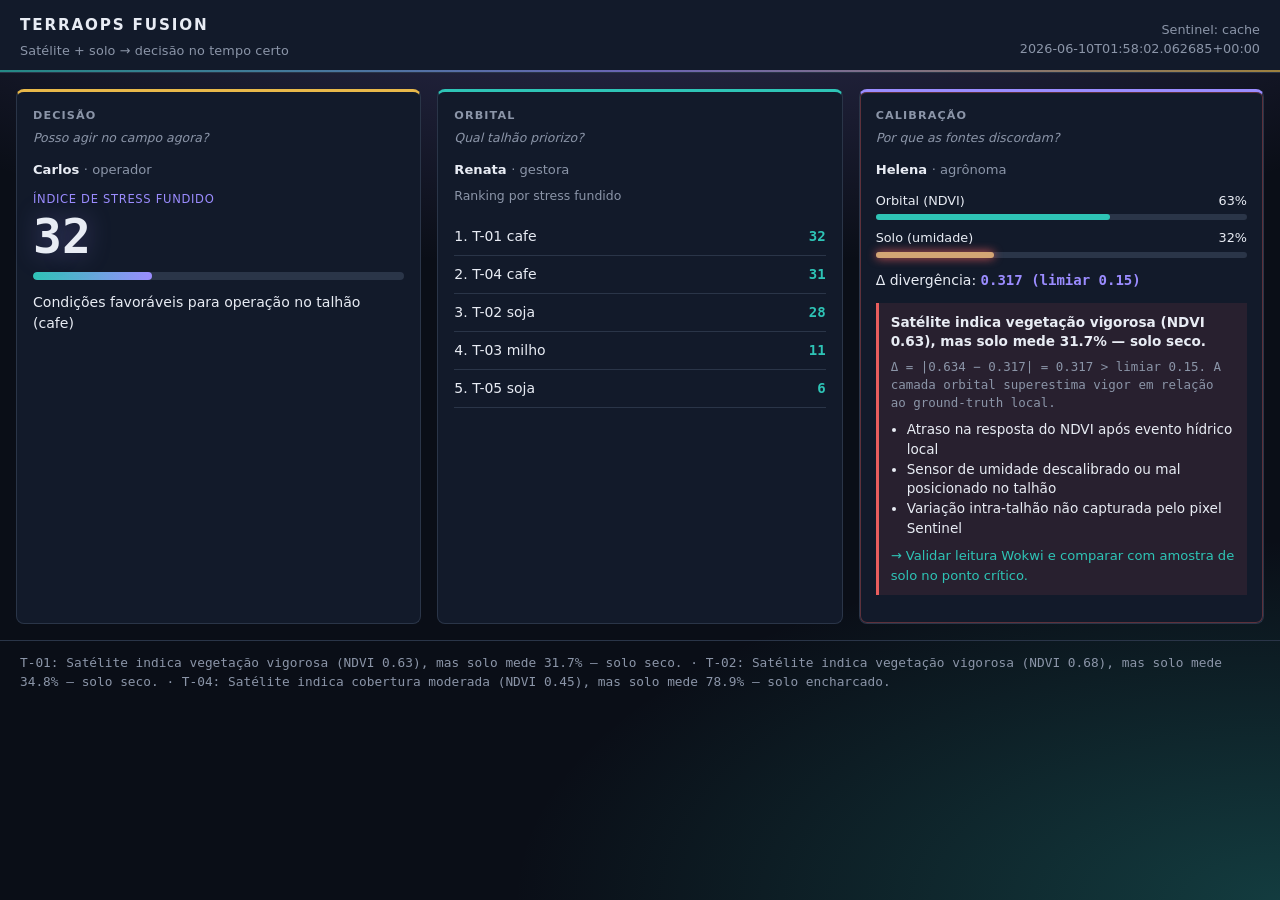
<file: dashboard/video_demo.html>
<!DOCTYPE html><html lang='pt-BR'><head><meta charset='UTF-8'><style>/* TerraOps — tema padrão: command-deck (Paleta A) */

:root,
[data-theme="command-deck"] {
  --bg: #0a0e17;
  --surface: #121a2a;
  --border: #2a3548;
  --ink: #e8ecf4;
  --muted: #8b95a8;
  --orbital: #2ec4b6;
  --ground: #d4a574;
  --fusion: #9b8cff;
  --alert: #e8b84a;
  --danger: #e85d5d;
  --glow-fusion: rgba(155, 140, 255, 0.35);
  --glow-orbital: rgba(46, 196, 182, 0.25);
  --mono: "JetBrains Mono", "Consolas", monospace;
  --sans: "Segoe UI", system-ui, sans-serif;
}

[data-theme="orbital-dusk"] {
  --bg: #0f1219;
  --surface: #1a1f2e;
  --border: #323a4f;
  --ink: #e6e9f2;
  --muted: #949bb0;
  --orbital: #4fd1c5;
  --ground: #b8956a;
  --fusion: #7c6cf0;
  --alert: #ddb84a;
  --danger: #ef6b6b;
  --glow-fusion: rgba(124, 108, 240, 0.3);
  --glow-orbital: rgba(79, 209, 197, 0.22);
}

[data-theme="terra-signal"] {
  --bg: #0c0f14;
  --surface: #141820;
  --border: #2d3340;
  --ink: #eef1f6;
  --muted: #9aa3b5;
  --orbital: #56cfe1;
  --ground: #e09f3e;
  --fusion: #cdb4db;
  --alert: #f4c430;
  --danger: #ff6b6b;
  --glow-fusion: rgba(205, 180, 219, 0.28);
  --glow-orbital: rgba(86, 207, 225, 0.2);
}

* {
  box-sizing: border-box;
  margin: 0;
  padding: 0;
}

body {
  background: var(--bg);
  background-image:
    radial-gradient(ellipse 80% 50% at 50% -20%, var(--glow-fusion), transparent),
    radial-gradient(ellipse 60% 40% at 100% 100%, var(--glow-orbital), transparent);
  color: var(--ink);
  font-family: var(--sans);
  font-size: 14px;
  line-height: 1.5;
  min-height: 100vh;
}

.header {
  display: flex;
  justify-content: space-between;
  align-items: flex-end;
  padding: 14px 20px 12px;
  border-bottom: 1px solid var(--border);
  background: var(--surface);
  position: relative;
}

.header::after {
  content: "";
  position: absolute;
  left: 0;
  right: 0;
  bottom: 0;
  height: 2px;
  background: linear-gradient(90deg, var(--orbital), var(--fusion), var(--alert));
  opacity: 0.65;
}

.header-brand h1 {
  font-size: 0.95rem;
  font-weight: 700;
  letter-spacing: 0.12em;
  text-transform: uppercase;
}

.tagline {
  font-size: 0.8rem;
  color: var(--muted);
  margin-top: 4px;
  font-weight: 400;
  letter-spacing: 0.01em;
}

.header .meta {
  color: var(--muted);
  font-size: 0.8rem;
  text-align: right;
  padding-bottom: 2px;
}

.grid {
  display: grid;
  grid-template-columns: repeat(3, 1fr);
  gap: 16px;
  padding: 16px;
}

@media (max-width: 900px) {
  .grid {
    grid-template-columns: 1fr;
  }
}

.zone {
  background: var(--surface);
  border: 1px solid var(--border);
  border-radius: 8px;
  padding: 16px;
  border-top: 3px solid var(--border);
  position: relative;
}

#zone-dec {
  border-top-color: var(--alert);
}

#zone-orb {
  border-top-color: var(--orbital);
}

#zone-cal {
  border-top-color: var(--fusion);
}

.zone h2 {
  font-size: 0.7rem;
  text-transform: uppercase;
  letter-spacing: 0.1em;
  color: var(--muted);
  margin-bottom: 4px;
}

.zone-subtitle {
  font-size: 0.78rem;
  color: var(--muted);
  margin-bottom: 12px;
  font-style: italic;
}

.zone .persona {
  font-size: 0.82rem;
  color: var(--ink);
  margin-bottom: 12px;
  font-weight: 600;
}

.zone .persona span {
  color: var(--muted);
  font-weight: 400;
}

.score-label {
  font-size: 0.72rem;
  text-transform: uppercase;
  letter-spacing: 0.06em;
  color: var(--fusion);
  margin-bottom: 4px;
}

.score-value {
  font-family: var(--mono);
  font-size: 3rem;
  font-weight: 700;
  line-height: 1;
  color: var(--ink);
  text-shadow: 0 0 24px var(--glow-fusion);
}

.score-bar {
  height: 8px;
  background: var(--border);
  border-radius: 4px;
  margin: 12px 0;
  overflow: hidden;
}

.score-bar-fill {
  height: 100%;
  background: linear-gradient(90deg, var(--orbital), var(--fusion));
  border-radius: 4px;
  width: 0%;
}

.rec-text {
  font-size: 0.88rem;
  line-height: 1.45;
  color: var(--ink);
}

.alert-card {
  padding: 10px 12px;
  border: 1px solid var(--alert);
  border-radius: 6px;
  margin-top: 12px;
  color: var(--ink);
  background: rgba(232, 184, 74, 0.08);
}

.ranking-item {
  display: flex;
  justify-content: space-between;
  padding: 8px 0;
  border-bottom: 1px solid var(--border);
}

.ranking-item strong {
  font-family: var(--mono);
  color: var(--orbital);
}

.bar-row {
  margin: 8px 0;
}

.bar-label {
  display: flex;
  justify-content: space-between;
  font-size: 0.8rem;
  margin-bottom: 4px;
}

.bar-track {
  height: 6px;
  background: var(--border);
  border-radius: 3px;
}

.bar-fill {
  height: 100%;
  border-radius: 3px;
}

.bar-fill.orbital {
  background: var(--orbital);
}

.bar-fill.ground {
  background: var(--ground);
}

.timeline {
  padding: 12px 20px;
  border-top: 1px solid var(--border);
  font-size: 0.8rem;
  color: var(--muted);
  font-family: var(--mono);
}

.empty {
  color: var(--muted);
  padding: 24px;
  text-align: center;
}

.divergence-active {
  box-shadow: inset 0 0 0 1px rgba(232, 93, 93, 0.35);
}

.divergence-active .bar-fill.ground {
  box-shadow: 0 0 10px var(--danger);
}

#div-delta {
  color: var(--fusion);
  font-family: var(--mono);
}

.div-explain {
  margin-top: 12px;
  padding: 10px 12px;
  border-left: 3px solid var(--fusion);
  background: rgba(120, 86, 255, 0.08);
  font-size: 0.85rem;
  line-height: 1.45;
}

.divergence-active .div-explain {
  border-left-color: var(--danger);
  background: rgba(232, 93, 93, 0.1);
}

.div-resumo {
  margin: 0 0 6px;
  font-weight: 600;
}

.div-chain {
  margin: 0 0 8px;
  color: var(--muted);
  font-family: var(--mono);
  font-size: 0.78rem;
}

.div-hipoteses {
  margin: 0 0 8px 16px;
  padding: 0;
  color: var(--text);
}

.div-hipoteses:empty {
  display: none;
}

.div-acao {
  margin: 0;
  color: var(--orbital);
  font-size: 0.82rem;
}

@media (prefers-reduced-motion: reduce) {
  .zone {
    transition: none !important;
  }

  .score-value {
    text-shadow: none;
  }
}
</style></head><body><header class="header">
    <div class="header-brand">
      <h1>TerraOps Fusion</h1>
      <p class="tagline">Satélite + solo → decisão no tempo certo</p>
    </div>
    <span class="meta">Sentinel: <span id="sentinel-src">—</span><br /><span id="gen-time">—</span></span>
  </header>
  <div id="app-root">
    <div class="grid">
      <section class="zone" id="zone-dec">
        <h2>Decisão</h2>
        <p class="zone-subtitle">Posso agir no campo agora?</p>
        <p class="persona">Carlos <span>· operador</span></p>
        <p class="score-label">Índice de stress fundido</p>
        <div class="score-value" id="sf-score">—</div>
        <div class="score-bar"><div class="score-bar-fill" id="sf-bar"></div></div>
        <p class="rec-text" id="sf-rec">—</p>
        <div class="alert-card" id="sf-alert" hidden>—</div>
      </section>
      <section class="zone" id="zone-orb">
        <h2>Orbital</h2>
        <p class="zone-subtitle">Qual talhão priorizo?</p>
        <p class="persona">Renata <span>· gestora</span></p>
        <p class="zone-subtitle" style="font-style: normal; margin-top: -4px">Ranking por stress fundido</p>
        <div id="rank-list"></div>
      </section>
      <section class="zone" id="zone-cal">
        <h2>Calibração</h2>
        <p class="zone-subtitle">Por que as fontes discordam?</p>
        <p class="persona">Helena <span>· agrônoma</span></p>
        <div class="bar-row">
          <div class="bar-label"><span>Orbital (NDVI)</span><span id="orb-val">—</span></div>
          <div class="bar-track"><div class="bar-fill orbital" id="orb-bar" style="width:0%"></div></div>
        </div>
        <div class="bar-row">
          <div class="bar-label"><span>Solo (umidade)</span><span id="soil-val">—</span></div>
          <div class="bar-track"><div class="bar-fill ground" id="soil-bar" style="width:0%"></div></div>
        </div>
        <p style="margin-top:12px">Δ divergência: <strong id="div-delta">—</strong></p>
        <div class="div-explain" id="div-explain" hidden>
          <p class="div-resumo" id="div-resumo">—</p>
          <p class="div-chain" id="div-chain">—</p>
          <ul class="div-hipoteses" id="div-hipoteses"></ul>
          <p class="div-acao" id="div-acao">—</p>
        </div>
        <div id="imp-list" style="margin-top:12px"></div>
      </section>
    </div>
    <footer class="timeline" id="timeline">Aguardando snapshot…</footer>
  </div>
  
<script>
const DATA = {"generated_at": "2026-06-10T01:58:02.062685+00:00", "talhoes": [{"id": "T-01", "cultura": "cafe", "stress_fusion": 32, "categoria": "baixo", "orbital": {"ndvi": 0.634, "ndwi": 0.113, "precip_mm": 12.4, "tile_url": ""}, "terrestre": {"umidade_solo": 31.7, "ph": 6.8, "fonte": "wokwi"}, "divergencia": {"ativa": true, "delta_ndvi_umidade": 0.317, "limiar": 0.15, "tipo": "orbital_otimista", "orbital_interp": "vegetação vigorosa", "solo_interp": "solo seco", "resumo": "Satélite indica vegetação vigorosa (NDVI 0.63), mas solo mede 31.7% — solo seco.", "explicacao": "Δ = |0.634 − 0.317| = 0.317 > limiar 0.15. A camada orbital superestima vigor em relação ao ground-truth local.", "hipoteses": ["Atraso na resposta do NDVI após evento hídrico local", "Sensor de umidade descalibrado ou mal posicionado no talhão", "Variação intra-talhão não capturada pelo pixel Sentinel"], "penalidade": 20, "acao_sugerida": "Validar leitura Wokwi e comparar com amostra de solo no ponto crítico."}, "recomendacao": "Condições favoráveis para operação no talhão (cafe)"}, {"id": "T-04", "cultura": "cafe", "stress_fusion": 31, "categoria": "baixo", "orbital": {"ndvi": 0.453, "ndwi": 0.446, "precip_mm": 29.2, "tile_url": ""}, "terrestre": {"umidade_solo": 78.9, "ph": 7.1, "fonte": "wokwi"}, "divergencia": {"ativa": true, "delta_ndvi_umidade": 0.336, "limiar": 0.15, "tipo": "orbital_pessimista", "orbital_interp": "cobertura moderada", "solo_interp": "solo encharcado", "resumo": "Satélite indica cobertura moderada (NDVI 0.45), mas solo mede 78.9% — solo encharcado.", "explicacao": "Δ = |0.453 − 0.789| = 0.336 > limiar 0.15. A camada orbital subestima a condição hídrica medida no campo.", "hipoteses": ["Irrigação recente ainda não refletida no NDVI orbital", "Sombra ou nuvem residual na passagem Sentinel", "Umidade em subsuperfície não visível ao sensor orbital"], "penalidade": 20, "acao_sugerida": "Aguardar próxima passagem orbital ou cruzar com NDWI antes de decisão de campo."}, "recomendacao": "Condições favoráveis para operação no talhão (cafe)"}, {"id": "T-02", "cultura": "soja", "stress_fusion": 28, "categoria": "baixo", "orbital": {"ndvi": 0.681, "ndwi": 0.202, "precip_mm": 28.5, "tile_url": ""}, "terrestre": {"umidade_solo": 34.8, "ph": 6.2, "fonte": "wokwi"}, "divergencia": {"ativa": true, "delta_ndvi_umidade": 0.333, "limiar": 0.15, "tipo": "orbital_otimista", "orbital_interp": "vegetação vigorosa", "solo_interp": "solo seco", "resumo": "Satélite indica vegetação vigorosa (NDVI 0.68), mas solo mede 34.8% — solo seco.", "explicacao": "Δ = |0.681 − 0.348| = 0.333 > limiar 0.15. A camada orbital superestima vigor em relação ao ground-truth local.", "hipoteses": ["Atraso na resposta do NDVI após evento hídrico local", "Sensor de umidade descalibrado ou mal posicionado no talhão", "Variação intra-talhão não capturada pelo pixel Sentinel"], "penalidade": 20, "acao_sugerida": "Validar leitura Wokwi e comparar com amostra de solo no ponto crítico."}, "recomendacao": "Condições favoráveis para operação no talhão (soja)"}, {"id": "T-03", "cultura": "milho", "stress_fusion": 11, "categoria": "baixo", "orbital": {"ndvi": 0.507, "ndwi": 0.285, "precip_mm": 22.8, "tile_url": ""}, "terrestre": {"umidade_solo": 40.6, "ph": 7.1, "fonte": "wokwi"}, "divergencia": {"ativa": false, "delta_ndvi_umidade": 0.101, "limiar": 0.15, "tipo": "coerente", "orbital_interp": "cobertura moderada", "solo_interp": "solo em atenção", "resumo": "Fontes alinhadas: orbital (cobertura moderada) e solo (solo em atenção) concordam dentro do limiar.", "explicacao": "Δ = |NDVI − umidade/100| = |0.507 − 0.406| = 0.101 ≤ 0.15. NDVI 0.51 e umidade 40.6% sustentam fusão coerente.", "hipoteses": [], "penalidade": 0, "acao_sugerida": "Manter monitoramento de rotina; sem calibração urgente."}, "recomendacao": "Condições favoráveis para operação no talhão (milho)"}, {"id": "T-05", "cultura": "soja", "stress_fusion": 6, "categoria": "baixo", "orbital": {"ndvi": 0.757, "ndwi": 0.587, "precip_mm": 36.8, "tile_url": ""}, "terrestre": {"umidade_solo": 61.0, "ph": 6.6, "fonte": "wokwi"}, "divergencia": {"ativa": false, "delta_ndvi_umidade": 0.147, "limiar": 0.15, "tipo": "coerente", "orbital_interp": "vegetação vigorosa", "solo_interp": "umidade adequada", "resumo": "Fontes alinhadas: orbital (vegetação vigorosa) e solo (umidade adequada) concordam dentro do limiar.", "explicacao": "Δ = |NDVI − umidade/100| = |0.757 − 0.610| = 0.147 ≤ 0.15. NDVI 0.76 e umidade 61.0% sustentam fusão coerente.", "hipoteses": [], "penalidade": 0, "acao_sugerida": "Manter monitoramento de rotina; sem calibração urgente."}, "recomendacao": "Condições favoráveis para operação no talhão (soja)"}], "alertas": [{"tipo": "divergencia", "talhao_id": "T-01", "severidade": "medio", "mensagem": "Satélite indica vegetação vigorosa (NDVI 0.63), mas solo mede 31.7% — solo seco."}, {"tipo": "divergencia", "talhao_id": "T-02", "severidade": "medio", "mensagem": "Satélite indica vegetação vigorosa (NDVI 0.68), mas solo mede 34.8% — solo seco."}, {"tipo": "divergencia", "talhao_id": "T-04", "severidade": "medio", "mensagem": "Satélite indica cobertura moderada (NDVI 0.45), mas solo mede 78.9% — solo encharcado."}], "meta": {"sentinel_source": "cache", "wokwi_url": "https://wokwi.com/projects/esp32-terraops-fusion"}, "feature_importance": [{"feature": "num__ndvi", "importance": 0.6092126842959216}, {"feature": "num__umidade_solo", "importance": 0.0979031035062961}, {"feature": "num__ndwi", "importance": 0.0738769592741789}, {"feature": "num__declividade", "importance": 0.0612796867773811}, {"feature": "num__temperatura", "importance": 0.0560861200941756}, {"feature": "num__precip_mm", "importance": 0.049738108297507}, {"feature": "num__ph", "importance": 0.0375191887332444}, {"feature": "cat__cultura_milho", "importance": 0.0061354568068761}]};
function render(data) {
  const top = (data.talhoes || [])[0];
  if (!top) {
    document.getElementById("timeline").textContent = "Nenhuma leitura orbital. Execute a fusão.";
    return;
  }
  document.getElementById("gen-time").textContent = data.generated_at || "—";
  document.getElementById("sentinel-src").textContent = (data.meta && data.meta.sentinel_source) || "cache";
  const score = top.stress_fusion;
  const el = document.getElementById("sf-score");
  const bar = document.getElementById("sf-bar");
  el.textContent = score;
  bar.style.width = score + "%";
  document.getElementById("sf-rec").textContent = top.recomendacao || "—";
  const rank = document.getElementById("rank-list");
  rank.innerHTML = "";
  (data.talhoes || []).forEach((t, i) => {
    const d = document.createElement("div");
    d.className = "ranking-item";
    d.innerHTML = "<span>" + (i+1) + ". " + t.id + " " + t.cultura + "</span><strong>" + t.stress_fusion + "</strong>";
    rank.appendChild(d);
  });
  const orb = Math.round((top.orbital.ndvi || 0) * 100);
  const soil = Math.round(top.terrestre.umidade_solo || 0);
  document.getElementById("orb-bar").style.width = orb + "%";
  document.getElementById("soil-bar").style.width = soil + "%";
  document.getElementById("orb-val").textContent = orb + "%";
  document.getElementById("soil-val").textContent = soil + "%";
  const div = top.divergencia || {};
  const deltaLabel = div.ativa
    ? div.delta_ndvi_umidade + " (limiar " + div.limiar + ")"
    : String(div.delta_ndvi_umidade ?? "—");
  document.getElementById("div-delta").textContent = deltaLabel;
  const explainEl = document.getElementById("div-explain");
  if (explainEl && div.resumo) {
    explainEl.hidden = false;
    document.getElementById("div-resumo").textContent = div.resumo;
    document.getElementById("div-chain").textContent = div.explicacao || "";
    const hipList = document.getElementById("div-hipoteses");
    hipList.innerHTML = "";
    (div.hipoteses || []).forEach(h => {
      const li = document.createElement("li");
      li.textContent = h;
      hipList.appendChild(li);
    });
    document.getElementById("div-acao").textContent = div.acao_sugerida ? "→ " + div.acao_sugerida : "";
    if (div.ativa) document.getElementById("zone-cal").classList.add("divergence-active");
  }
  document.getElementById("timeline").textContent = (data.alertas || []).map(a => a.mensagem ? a.talhao_id + ": " + a.mensagem : a.tipo + " " + a.talhao_id).join(" · ") || "Sem alertas";
}
render(DATA);
</script>
</body></html>
</file>
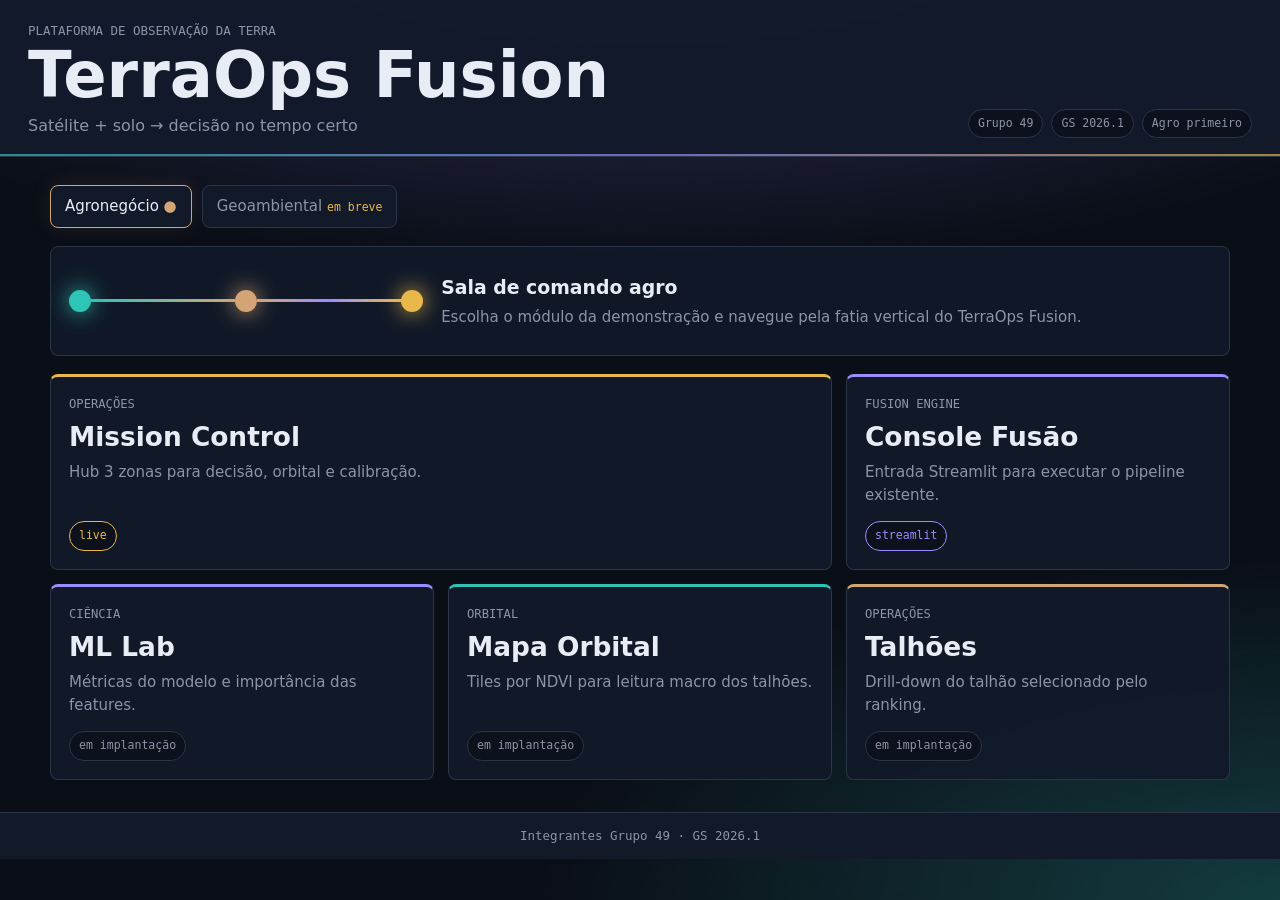
<file: dashboard/shell/home.html>
<!DOCTYPE html>
<html lang="pt-BR" data-theme="command-deck">
<head>
  <meta charset="UTF-8" />
  <meta name="viewport" content="width=device-width, initial-scale=1" />
  <title>TerraOps Fusion — Home</title>
  <link rel="stylesheet" href="nav.css" />
</head>
<body>
  <header class="shell-header">
    <div>
      <p class="eyebrow">Plataforma de observação da Terra</p>
      <h1>TerraOps Fusion</h1>
      <p class="tagline">Satélite + solo → decisão no tempo certo</p>
    </div>
    <div class="mission-meta" aria-label="Contexto da demonstração">
      <span>Grupo 49</span>
      <span>GS 2026.1</span>
      <span>Agro primeiro</span>
    </div>
  </header>

  <main class="shell-main">
    <section class="domain-strip" aria-label="Domínios da plataforma">
      <button class="domain-pill active" type="button" aria-pressed="true">
        Agronegócio <span aria-hidden="true">●</span>
      </button>
      <button class="domain-pill" type="button" disabled>
        Geoambiental <span>em breve</span>
      </button>
    </section>

    <section class="command-brief" aria-label="Resumo operacional">
      <div class="signal-panel">
        <span class="signal-dot orbital"></span>
        <span class="signal-line"></span>
        <span class="signal-dot ground"></span>
        <span class="signal-line fusion"></span>
        <span class="signal-dot alert"></span>
      </div>
      <div>
        <h2>Sala de comando agro</h2>
        <p>Escolha o módulo da demonstração e navegue pela fatia vertical do TerraOps Fusion.</p>
      </div>
    </section>

    <section class="module-grid" aria-label="Módulos principais">
      <a class="module-card accent-alert primary" href="../mission_control/index.html">
        <span class="card-kicker">Operações</span>
        <strong>Mission Control</strong>
        <span class="card-copy">Hub 3 zonas para decisão, orbital e calibração.</span>
        <span class="card-status live">live</span>
      </a>

      <a class="module-card accent-fusion" href="../app.py">
        <span class="card-kicker">Fusion Engine</span>
        <strong>Console Fusão</strong>
        <span class="card-copy">Entrada Streamlit para executar o pipeline existente.</span>
        <span class="card-status streamlit">streamlit</span>
      </a>

      <a class="module-card accent-fusion" href="../screens/ml_lab.html">
        <span class="card-kicker">Ciência</span>
        <strong>ML Lab</strong>
        <span class="card-copy">Métricas do modelo e importância das features.</span>
        <span class="card-status soon">em implantação</span>
      </a>

      <a class="module-card accent-orbital" href="../screens/orbital_map.html">
        <span class="card-kicker">Orbital</span>
        <strong>Mapa Orbital</strong>
        <span class="card-copy">Tiles por NDVI para leitura macro dos talhões.</span>
        <span class="card-status soon">em implantação</span>
      </a>

      <a class="module-card accent-ground" href="../screens/talhao.html">
        <span class="card-kicker">Operações</span>
        <strong>Talhões</strong>
        <span class="card-copy">Drill-down do talhão selecionado pelo ranking.</span>
        <span class="card-status soon">em implantação</span>
      </a>
    </section>
  </main>

  <footer class="shell-footer">
    Integrantes Grupo 49 · GS 2026.1
  </footer>
</body>
</html>
</file>
<file: dashboard/shell/nav.css>
/* TerraOps — shell home, tema command-deck */

:root,
[data-theme="command-deck"] {
  --bg: #0a0e17;
  --surface: #121a2a;
  --border: #2a3548;
  --ink: #e8ecf4;
  --muted: #8b95a8;
  --orbital: #2ec4b6;
  --ground: #d4a574;
  --fusion: #9b8cff;
  --alert: #e8b84a;
  --danger: #e85d5d;
  --glow-fusion: rgba(155, 140, 255, 0.35);
  --glow-orbital: rgba(46, 196, 182, 0.25);
  --mono: "JetBrains Mono", "Consolas", monospace;
  --sans: "Segoe UI", system-ui, sans-serif;
}

* {
  box-sizing: border-box;
  margin: 0;
  padding: 0;
}

body {
  min-height: 100vh;
  background:
    radial-gradient(ellipse 80% 45% at 50% -15%, var(--glow-fusion), transparent),
    radial-gradient(ellipse 58% 38% at 100% 100%, var(--glow-orbital), transparent),
    var(--bg);
  color: var(--ink);
  font-family: var(--sans);
  font-size: 15px;
  line-height: 1.5;
}

a {
  color: inherit;
  text-decoration: none;
}

.shell-header {
  display: flex;
  align-items: flex-end;
  justify-content: space-between;
  gap: 24px;
  padding: 22px 28px 18px;
  border-bottom: 1px solid var(--border);
  background: rgba(18, 26, 42, 0.96);
  position: relative;
}

.shell-header::after {
  content: "";
  position: absolute;
  right: 0;
  bottom: 0;
  left: 0;
  height: 2px;
  background: linear-gradient(90deg, var(--orbital), var(--fusion), var(--alert));
  opacity: 0.68;
}

.eyebrow {
  color: var(--muted);
  font-family: var(--mono);
  font-size: 0.78rem;
  text-transform: uppercase;
}

h1 {
  margin-top: 4px;
  font-size: 4rem;
  line-height: 0.96;
}

.tagline {
  margin-top: 8px;
  color: var(--muted);
  font-size: 1rem;
}

.mission-meta {
  display: flex;
  flex-wrap: wrap;
  justify-content: flex-end;
  gap: 8px;
  max-width: 340px;
}

.mission-meta span,
.card-status {
  border: 1px solid var(--border);
  border-radius: 999px;
  background: rgba(10, 14, 23, 0.64);
  color: var(--muted);
  font-family: var(--mono);
  font-size: 0.72rem;
  padding: 5px 9px;
}

.shell-main {
  width: min(1180px, calc(100% - 32px));
  margin: 0 auto;
  padding: 28px 0 32px;
}

.domain-strip {
  display: flex;
  flex-wrap: wrap;
  gap: 10px;
  margin-bottom: 18px;
}

.domain-pill {
  min-height: 42px;
  border: 1px solid var(--border);
  border-radius: 8px;
  background: var(--surface);
  color: var(--muted);
  cursor: default;
  font: inherit;
  padding: 9px 14px;
}

.domain-pill.active {
  border-color: var(--ground);
  color: var(--ink);
  box-shadow: 0 0 20px rgba(212, 165, 116, 0.12);
}

.domain-pill.active span {
  color: var(--ground);
}

.domain-pill:disabled span {
  color: var(--alert);
  font-family: var(--mono);
  font-size: 0.72rem;
}

.command-brief {
  display: grid;
  grid-template-columns: minmax(220px, 0.46fr) 1fr;
  gap: 18px;
  align-items: center;
  margin-bottom: 18px;
  border: 1px solid var(--border);
  border-radius: 8px;
  background: rgba(18, 26, 42, 0.88);
  padding: 18px;
}

.command-brief h2 {
  font-size: 1.18rem;
}

.command-brief p {
  margin-top: 4px;
  color: var(--muted);
}

.signal-panel {
  display: grid;
  grid-template-columns: 22px 1fr 22px 1fr 22px;
  align-items: center;
  min-height: 72px;
}

.signal-dot {
  display: block;
  width: 22px;
  height: 22px;
  border-radius: 50%;
  box-shadow: 0 0 22px currentColor;
}

.signal-dot.orbital {
  color: var(--orbital);
  background: var(--orbital);
}

.signal-dot.ground {
  color: var(--ground);
  background: var(--ground);
}

.signal-dot.alert {
  color: var(--alert);
  background: var(--alert);
}

.signal-line {
  height: 3px;
  background: linear-gradient(90deg, var(--orbital), var(--ground));
}

.signal-line.fusion {
  background: linear-gradient(90deg, var(--ground), var(--fusion), var(--alert));
}

.module-grid {
  display: grid;
  grid-template-columns: repeat(3, minmax(0, 1fr));
  gap: 14px;
}

.module-card {
  min-height: 196px;
  display: flex;
  flex-direction: column;
  gap: 10px;
  border: 1px solid var(--border);
  border-top: 3px solid var(--border);
  border-radius: 8px;
  background: rgba(18, 26, 42, 0.92);
  padding: 18px;
  transition: transform 160ms ease, border-color 160ms ease, box-shadow 160ms ease;
}

.module-card:hover,
.module-card:focus-visible {
  border-color: var(--ink);
  box-shadow: 0 14px 36px rgba(0, 0, 0, 0.28);
  transform: translateY(-2px);
  outline: none;
}

.module-card.primary {
  grid-column: span 2;
}

.accent-alert {
  border-top-color: var(--alert);
}

.accent-fusion {
  border-top-color: var(--fusion);
}

.accent-orbital {
  border-top-color: var(--orbital);
}

.accent-ground {
  border-top-color: var(--ground);
}

.card-kicker {
  color: var(--muted);
  font-family: var(--mono);
  font-size: 0.76rem;
  text-transform: uppercase;
}

.module-card strong {
  font-size: 1.65rem;
  line-height: 1.08;
}

.card-copy {
  max-width: 34rem;
  color: var(--muted);
}

.card-status {
  width: fit-content;
  margin-top: auto;
}

.card-status.live {
  border-color: var(--alert);
  color: var(--alert);
}

.card-status.streamlit {
  border-color: var(--fusion);
  color: var(--fusion);
}

.card-status.soon {
  border-color: var(--border);
  color: var(--muted);
}

.shell-footer {
  border-top: 1px solid var(--border);
  background: var(--surface);
  color: var(--muted);
  font-family: var(--mono);
  font-size: 0.78rem;
  padding: 14px 28px;
  text-align: center;
}

@media (max-width: 860px) {
  .shell-header {
    align-items: flex-start;
    flex-direction: column;
  }

  .mission-meta {
    justify-content: flex-start;
  }

  .command-brief,
  .module-grid {
    grid-template-columns: 1fr;
  }

  .module-card.primary {
    grid-column: span 1;
  }

  h1 {
    font-size: 2.35rem;
  }
}

@media (prefers-reduced-motion: reduce) {
  .module-card {
    transition: none;
  }

  .module-card:hover,
  .module-card:focus-visible {
    transform: none;
  }
}
</file>
